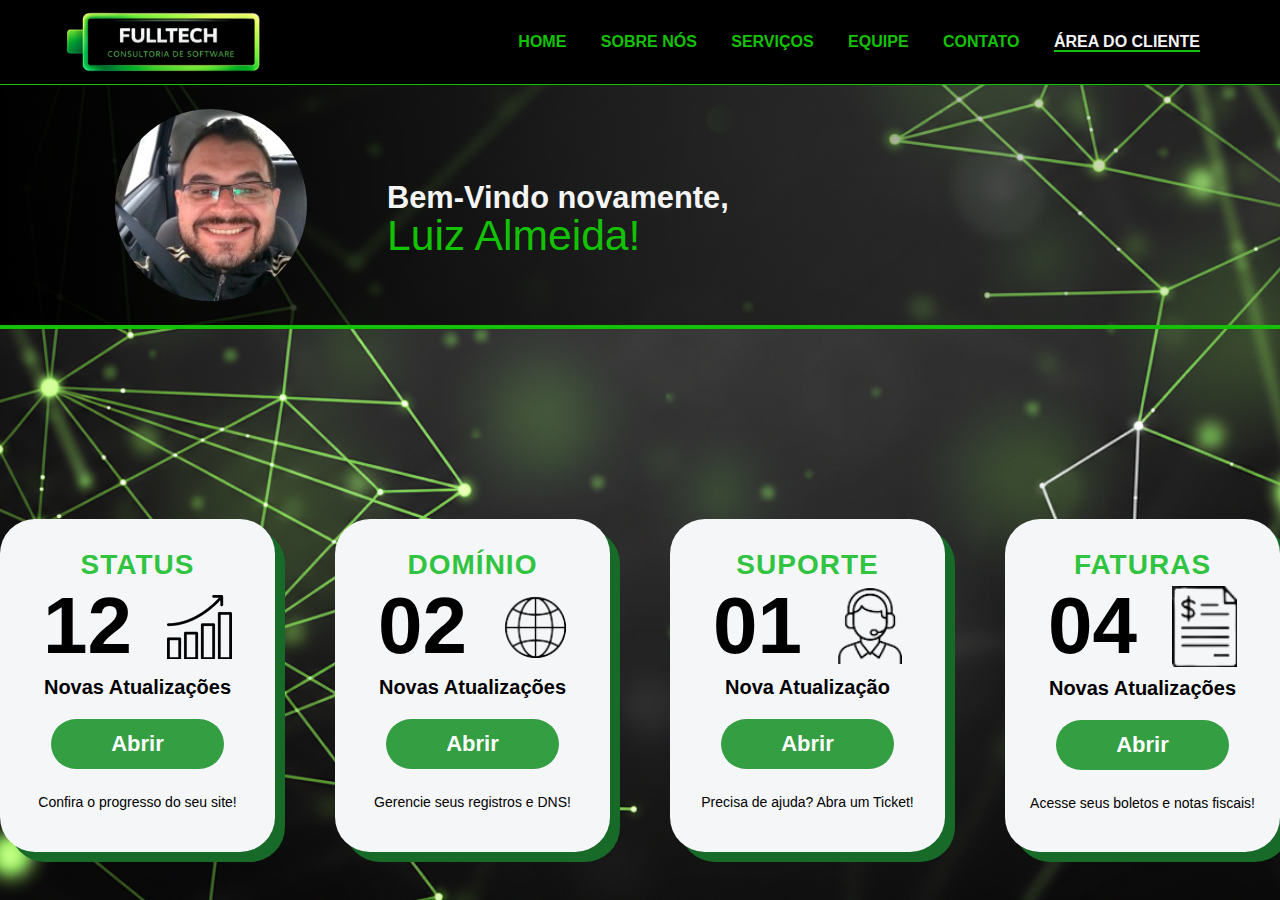
<file: website/paginas/area-cliente/area-cliente.html>
<!DOCTYPE html>
<html lang="pt-br">

<head>
    <meta charset="UTF-8">
    <meta name="viewport" content="width=device-width, initial-scale=1.0">
    <title>Área do Cliente</title>
    <link rel="stylesheet" href="../../estilo/area-cliente.css">
    <link rel="icon" type="image/x-icon" href="../../../imagens/FullTechIcon.png">
</head>

<body>
    <header>
        <img src="../../../imagens/Fulltech_Logo.png" alt="FullTech Logo" class="logo">
        <nav>
            <a href="../../../index.html"><span>Home</span></a>
            <a href="sobre.html"><span>Sobre Nós</span></a>
            <a href="servicos.html"><span>Serviços</span></a>
            <a href="equipe.html"><span>Equipe</spam></a>
            <a href="contato.html"><span>Contato</span></a>
            <a href="area-cliente.html"><span class="selected">Área do Cliente</span></a>
        </nav>
    </header>
    <main>
        <div class="perfil-banner">
            <div class="overlay">
                <div class="perfil-faixa">
                    <div class="perfil-avatar">
                        <img src="../../../imagens/luiz.png" alt="Foto de Perfil">
                    </div>
                    <div class="perfil-name">
                        <h2>Bem-Vindo novamente,</h2>
                        <p>Luiz Almeida!</p>
                    </div>
                </div>
            </div>
        </div>
        <div class="linha-gradiente"></div>
        <div class="grid-opcoes">
            <div class="opcao-card">
                <div class="card-label">STATUS</div>
                <div class="header-main">
                    <div class="number">12</div>
                    <img src="../../../imagens/status.png" alt="Ícone class="icon">
                </div>
                <div class="updates-text">Novas Atualizações</div>
                <button class="action-button" data-tipo="status">Abrir</button>
                <div class="footer-text">Confira o progresso do seu site!</div>
            </div>
            <div class="opcao-card">
                <div class="card-label">DOMÍNIO</div>
                <div class="header-main">
                    <div class="number">02</div>
                    <img src="../../../imagens/dominio.png" alt="Ícone" class="icon">
                </div>
                <div class="updates-text">Novas Atualizações</div>
                <button class="action-button" data-tipo="dominio">Abrir</button>
                <div class="footer-text">Gerencie seus registros e DNS!</div>
            </div>
            <div class="opcao-card">
                <div class="card-label">SUPORTE</div>
                <div class="header-main">
                    <div class="number">01</div>
                    <img src="../../../imagens/suporte.png" alt="Ícone" class="icon">
                </div>
                <div class="updates-text">Nova Atualização</div>
                <button class="action-button" data-tipo="suporte">Abrir</button>
                <div class="footer-text">Precisa de ajuda? Abra um Ticket!</div>
            </div>
            <div class="opcao-card">
                <div class="card-label">FATURAS</div>
                <div class="header-main">
                    <div class="number">04</div>
                    <img src="../../../imagens/doc.png" alt="Ícone" class="icon">
                </div>
                <div class="updates-text">Novas Atualizações</div>
                <button class="action-button" data-tipo="faturas">Abrir</button>
                <div class="footer-text">Acesse seus boletos e notas fiscais!</div>
            </div>
        </div>
    </main>

    <div id="Modal" class="modal">
        <div id="caixaConteudo" class="modal-conteudo">
            <button id="btnFechar" class="fechar">X</button>
            <h2 id="modalTitulo"></h2>
            <p id="modalTexto"></p>
        </div>
    </div>

    <script src="../../scripts/area-cliente.js" defer></script>
</body>

</html>
</file>
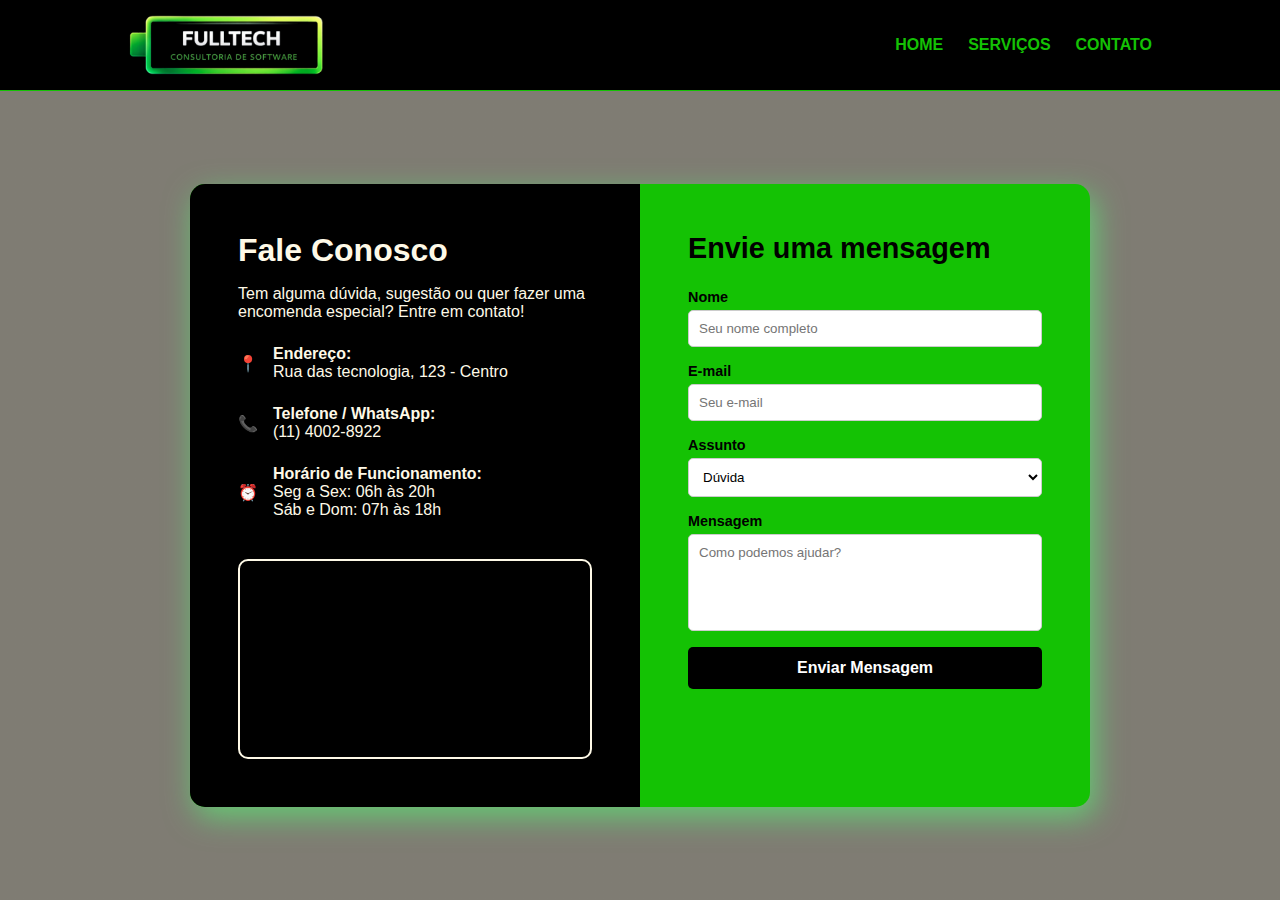
<file: website/paginas/contato/contato.html>
<html lang="pt-br">
<head>
    <meta charset="UTF-8">
    <link rel="stylesheet" href="../../estilo/contato.css">
    <link rel="icon" type="image/x-icon" href="../../../imagens/FullTechIcon.png">
    <title>Contato</title>
</head>
<body>
    <header> 
        <nav>
            <ul class="navbar">
            <div class="logo">
                <img src="../../../imagens/Fulltech_Logo.png" alt="Logo da FullTech" class="logo">
            </div>
                <li><a href="home.html">Home</a></li>
                <li><a href="servicos.html">Serviços</a></li>
                <li><a href="contato.html">Contato</a></li>
            </ul>
        </nav>
    </header>

        <main>
            <div class="container-contato">

                <div class="info-contato">
                    <h2>Fale Conosco</h2>
                    <p style="margin-bottom: 24px;">Tem alguma dúvida, sugestão ou quer fazer uma encomenda especial? Entre
                        em contato!</p>

                    <div class="dados-loja">
                        <div class="item-dado">
                            <span>📍</span>
                            <p><strong>Endereço:</strong><br>Rua das tecnologia, 123 - Centro</p>
                        </div>

                        <div class="item-dado">
                            <span>📞</span>
                            <p><strong>Telefone / WhatsApp:</strong><br>(11) 4002-8922</p>
                        </div>

                        <div class="item-dado">
                            <span>⏰</span>
                            <p><strong>Horário de Funcionamento:</strong><br>Seg a Sex: 06h às 20h<br>Sáb e Dom: 07h às 18h
                            </p>
                        </div>
                    </div>

                    <div class="mapa">
                        <iframe src="https://www.google.com/maps/embed?pb=!1m18!1m12!1m3!1d722441.7148868192!2d-46.87024174915749!3d-23.470183316939018!2m3!1f0!2f0!3f0!3m2!1i1024!2i768!4f13.1!3m3!1m2!1s0x94ce50525cb0bf3d%3A0x8bf524d47bc7cfda!2sFullTech%20Inform%C3%A1tica!5e0!3m2!1spt-BR!2sbr!4v1772564467915!5m2!1spt-BR!2sbr" width="600" height="450" style="border:0;" allowfullscreen="" loading="lazy" referrerpolicy="no-referrer-when-downgrade"></iframe>
                    </div>
                </div>

                <div class="form-contato">
                    <h3>Envie uma mensagem</h3>
                    <form>
                        <div class="grupo-input">
                            <label for="nome">Nome</label>
                            <input type="text" id="nome" placeholder="Seu nome completo">
                        </div>

                        <div class="grupo-input">
                            <label for="email">E-mail</label>
                            <input type="email" id="email" placeholder="Seu e-mail">
                        </div>

                        <div class="grupo-input">
                            <label for="assunto">Assunto</label>
                            <select id="assunto">
                                <option value="duvida">Dúvida</option>
                                <option value="encomenda">Problemas com Site</option>
                                <option value="elogio">Erro com Login</option>
                                <option value="trabalhe">Trabalhe Conosco</option>
                            </select>
                        </div>

                        <div class="grupo-input">
                            <label for="mensagem">Mensagem</label>
                            <textarea id="mensagem" rows="5" placeholder="Como podemos ajudar?"></textarea>
                        </div>

                        <button type="submit" class="btn-enviar">Enviar Mensagem</button>
                    </form>
                </div>

            </div>
        </main>
    </body>
</html>
</file>
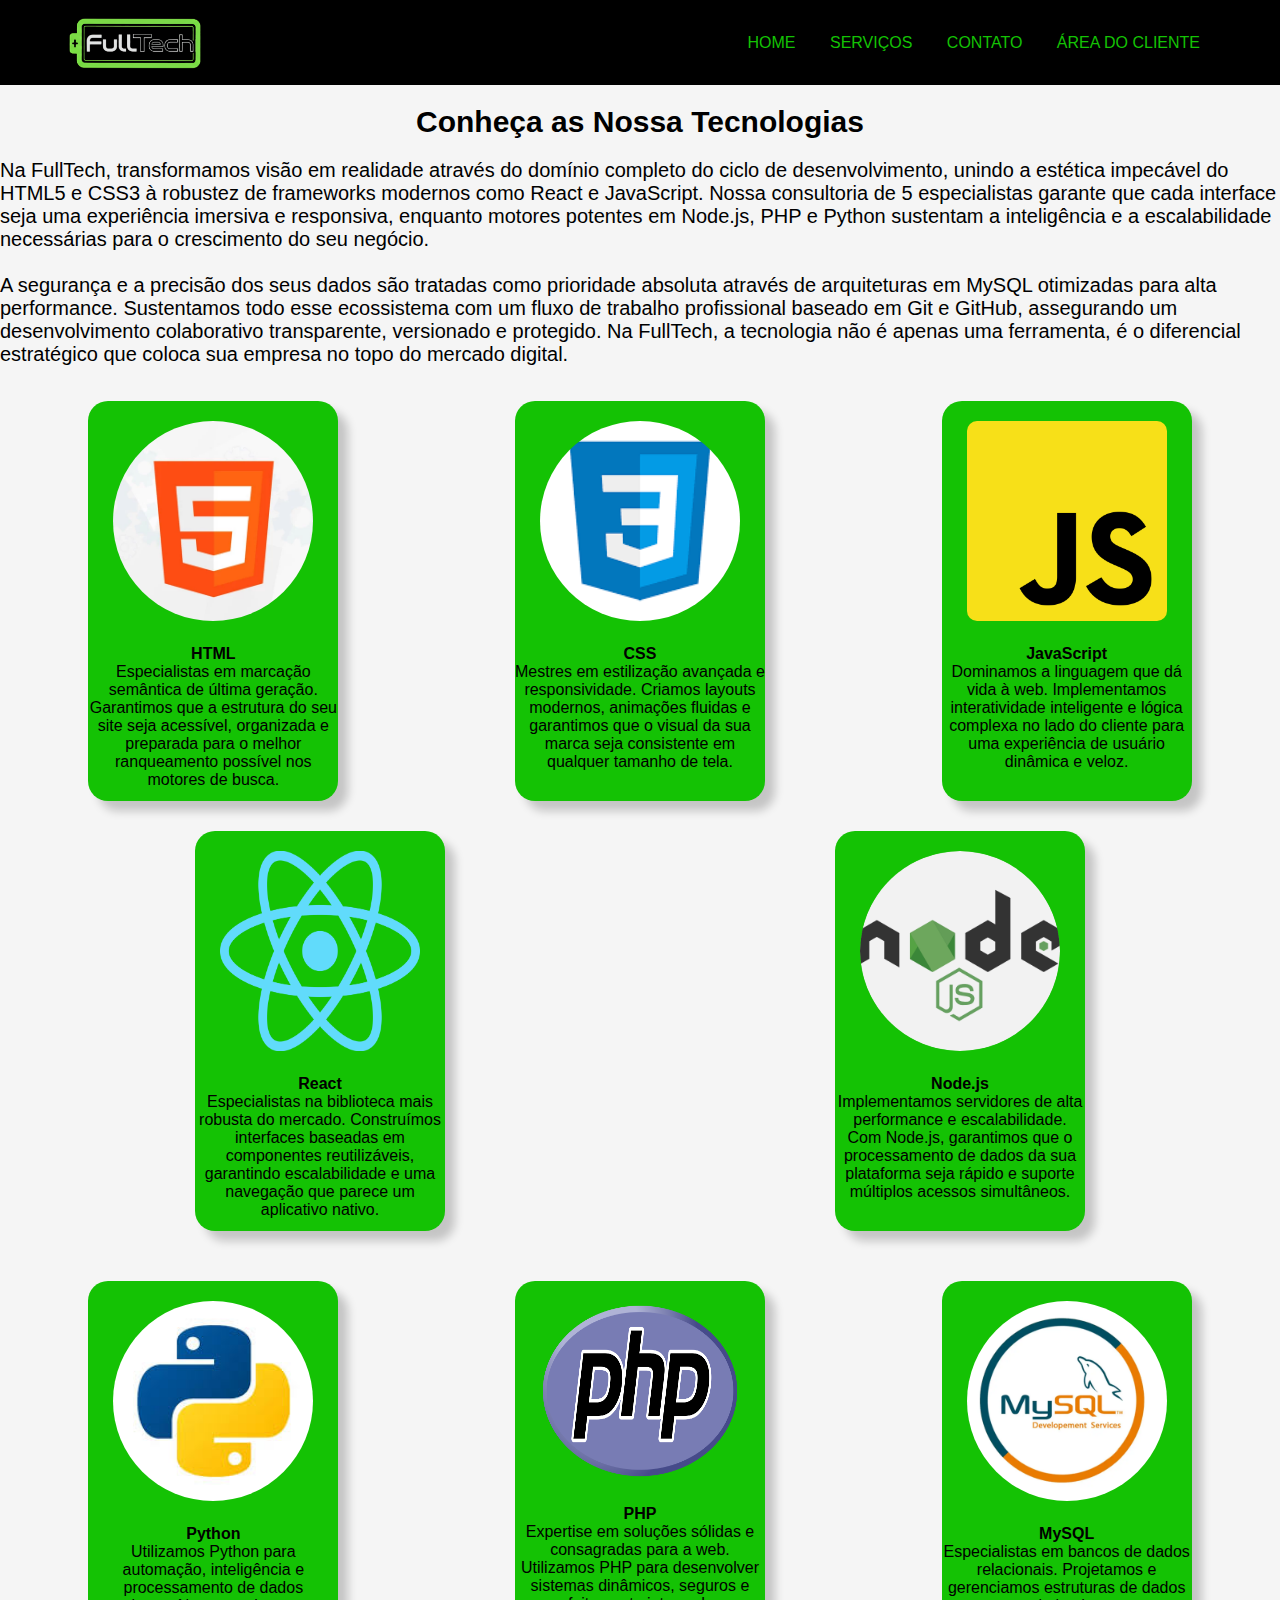
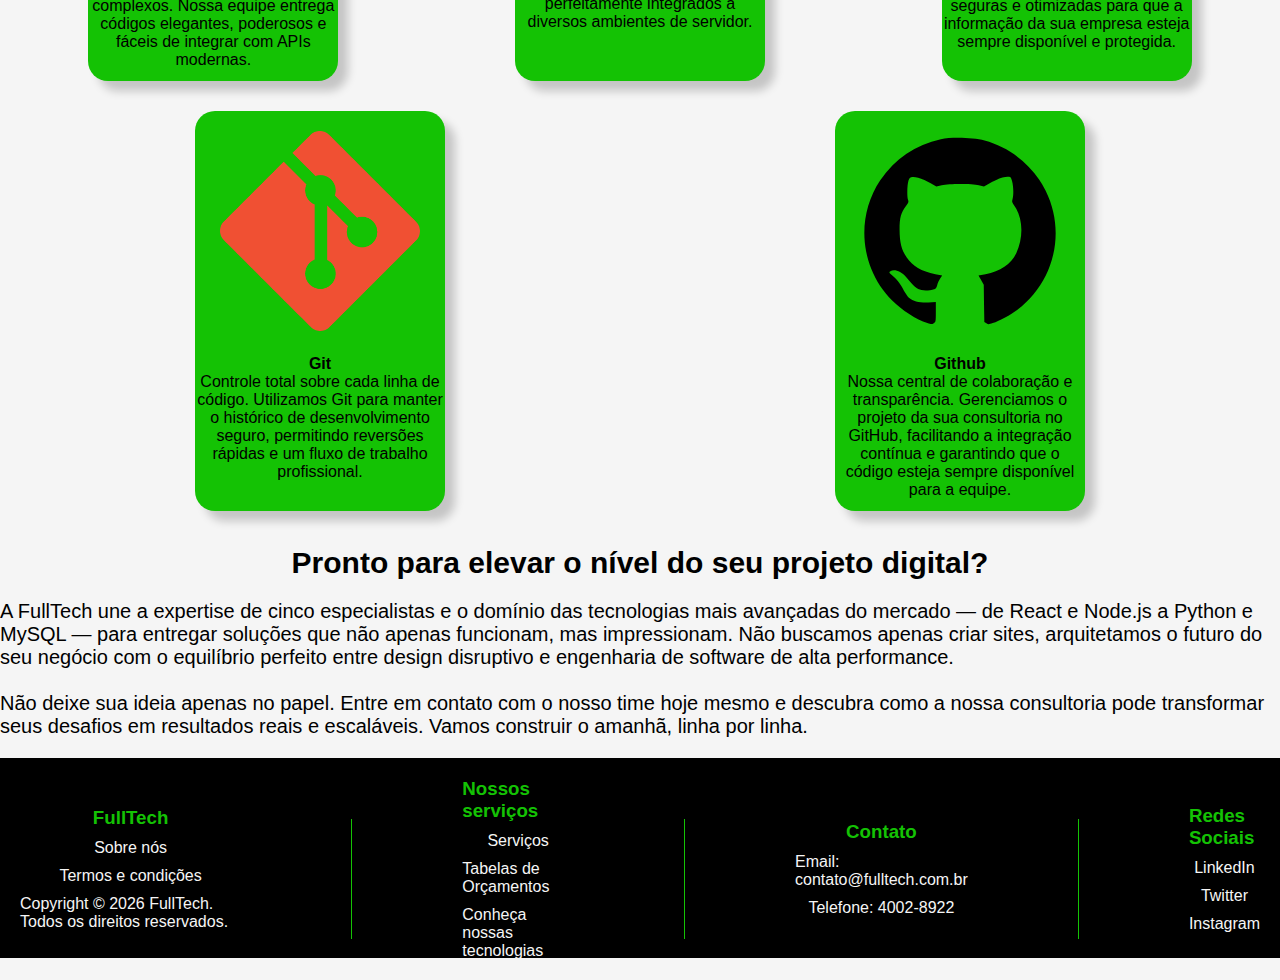
<file: website/paginas/tecnologias/tecnologias.html>
<!DOCTYPE html>
<html lang="pt-BR">
    <head>
        <meta charset="UTF-8">
        <meta name="viewport" content="width=device-width, initial-scale=1.0">
        <link rel="stylesheet" href="../../estilo/tecnologias.css">
        <link rel="icon" type="image/x-icon" href="../../../imagens/FullTechIcon.png">
        <title>Nossas Tecnologias</title>
    </head>
    <body>
        <header>
            <img src="../../../imagens/fulltech-logo.png" alt="FullTech Logo" class="logo">
            <nav>
                <a href="../../../index.html"><span>Home</span></a>
                <a href="../vendas/vendas.html"><span>Serviços</span></a>
                <a href="#"><span>Contato</span></a>
                <a href="../area-cliente/area-cliente.html"><span>Área do Cliente</span></a>
            </nav>
        </header>

        <main>
            <div class="NossasTecTexto">
                <h1>Conheça as Nossa Tecnologias</h1>
                <p>Na FullTech, transformamos visão em realidade através do domínio completo do ciclo de desenvolvimento, unindo a estética impecável do HTML5 e CSS3 à robustez de frameworks modernos como React e JavaScript. Nossa consultoria de 5 especialistas garante que cada interface seja uma experiência imersiva e responsiva, enquanto motores potentes em Node.js, PHP e Python sustentam a inteligência e a escalabilidade necessárias para o crescimento do seu negócio.</p>
                <br>
                <p>A segurança e a precisão dos seus dados são tratadas como prioridade absoluta através de arquiteturas em MySQL otimizadas para alta performance. Sustentamos todo esse ecossistema com um fluxo de trabalho profissional baseado em Git e GitHub, assegurando um desenvolvimento colaborativo transparente, versionado e protegido. Na FullTech, a tecnologia não é apenas uma ferramenta, é o diferencial estratégico que coloca sua empresa no topo do mercado digital.</p>
            </div>

            <div class="cardsTecnologias">
                <div class="separacaoCards">
                    <article class="cardIndividual">
                        <img src="../../../imagens/HTML.webp" style="object-fit: cover">
                        <p><b>HTML</b></p>
                        <p>Especialistas em marcação semântica de última geração. Garantimos que a estrutura do seu site seja acessível, organizada e preparada para o melhor ranqueamento possível nos motores de busca.</p>
                    </article>

                    <article class="cardIndividual">
                        <img src="../../../imagens/CSS.png" style="object-fit: cover">
                        <p><b>CSS</b></p>
                        <p>Mestres em estilização avançada e responsividade. Criamos layouts modernos, animações fluidas e garantimos que o visual da sua marca seja consistente em qualquer tamanho de tela.</p>
                    </article>

                    <article class="cardIndividual">
                        <img src="../../../imagens/JavaScript.png" style="border-radius: 10px;">
                        <p><b>JavaScript</b></p>
                        <p>Dominamos a linguagem que dá vida à web. Implementamos interatividade inteligente e lógica complexa no lado do cliente para uma experiência de usuário dinâmica e veloz.</p>
                    </article>

                    <article class="cardIndividual">
                        <img src="../../../imagens/React.png" style="border-radius: 40px;">
                        <p><b>React</b></p>
                        <p>Especialistas na biblioteca mais robusta do mercado. Construímos interfaces baseadas em componentes reutilizáveis, garantindo escalabilidade e uma navegação que parece um aplicativo nativo.</p>
                    </article>

                    <article class="cardIndividual">
                        <img src="../../../imagens/nodejs.png">
                        <p><b>Node.js</b></p>
                        <p>Implementamos servidores de alta performance e escalabilidade. Com Node.js, garantimos que o processamento de dados da sua plataforma seja rápido e suporte múltiplos acessos simultâneos.</p>
                    </article>
                </div>

                <div class="separacaoCards">
                    <article class="cardIndividual">
                        <img src="../../../imagens/Python.jfif" style="object-fit: cover">
                        <p><b>Python</b></p>
                        <p>Utilizamos Python para automação, inteligência e processamento de dados complexos. Nossa equipe entrega códigos elegantes, poderosos e fáceis de integrar com APIs modernas. </p>
                    </article>

                    <article class="cardIndividual">
                        <img src="../../../imagens/PHP.png" style="height: 180px;">
                        <p><b>PHP</b></p>
                        <p>Expertise em soluções sólidas e consagradas para a web. Utilizamos PHP para desenvolver sistemas dinâmicos, seguros e perfeitamente integrados a diversos ambientes de servidor.</p>
                    </article>

                    <article class="cardIndividual">
                        <img src="../../../imagens/MySQL.webp" style="object-fit: cover">
                        <p><b>MySQL</b></p>
                        <p>Especialistas em bancos de dados relacionais. Projetamos e gerenciamos estruturas de dados seguras e otimizadas para que a informação da sua empresa esteja sempre disponível e protegida.</p>
                    </article>

                    <article class="cardIndividual">
                        <img src="../../../imagens/git.png">
                        <p><b>Git</b></p>
                        <p>Controle total sobre cada linha de código. Utilizamos Git para manter o histórico de desenvolvimento seguro, permitindo reversões rápidas e um fluxo de trabalho profissional.</p>
                    </article>
                    
                    <article class="cardIndividual">
                        <img src="../../../imagens/github.svg">
                        <p><b>Github</b></p>
                        <p>Nossa central de colaboração e transparência. Gerenciamos o projeto da sua consultoria no GitHub, facilitando a integração contínua e garantindo que o código esteja sempre disponível para a equipe.</p>
                    </article>  
                </div>              
            </div>

            <div class="NossasTecTexto">
                <h1>Pronto para elevar o nível do seu projeto digital?</h1>
                <p>A FullTech une a expertise de cinco especialistas e o domínio das tecnologias mais avançadas do mercado — de React e Node.js a Python e MySQL — para entregar soluções que não apenas funcionam, mas impressionam. Não buscamos apenas criar sites, arquitetamos o futuro do seu negócio com o equilíbrio perfeito entre design disruptivo e engenharia de software de alta performance.</p>
                <br>
                <p>Não deixe sua ideia apenas no papel. Entre em contato com o nosso time hoje mesmo e descubra como a nossa consultoria pode transformar seus desafios em resultados reais e escaláveis. Vamos construir o amanhã, linha por linha.</p>
            </div>
        </main>

        <footer>
            <div class="barraInferior">
                <div class="parteFooter">
                    <h3>FullTech</h3>
                    <a href="#">Sobre nós</a>
                    <a href="#">Termos e condições</a>
                    <p>Copyright © 2026 FullTech. Todos os direitos reservados.</p>
                </div>

                <div class="linhaFooter"></div>

                <div class="parteFooter">
                    <h3>Nossos serviços</h3>
                    <a href="#">Serviços</a>
                    <a href="#">Tabelas de Orçamentos</a>
                    <a href="./tecnologias.html">Conheça nossas tecnologias</a>
                </div>

                <div class="linhaFooter"></div>

                <div class="parteFooter">
                    <h3>Contato</h3>
                    <p>Email: contato@fulltech.com.br</p>
                    <p>Telefone: 4002-8922</p>
                </div>

                <div class="linhaFooter"></div>
                
                <div class="parteFooter">
                    <h3>Redes Sociais</h3>
                    <a href="#">LinkedIn</a>
                    <a href="#">Twitter</a>
                    <a href="#">Instagram</a>
                </div>
            </div>
        </footer>
    </body>
</html>
</file>
<file: website/estilo/area-cliente.css>
* {
    margin: 0;
    padding: 0;
    box-sizing: border-box;
}

body {
    background-color: #f5f5f5;
    display: flex;
    flex-direction: column;
    background-image: url("../../imagens/fundo.png");
    background-size: cover;
    background-position: center;
    background-repeat: no-repeat;
    background-attachment: fixed;
}

header {
    background-color: rgb(0, 0, 0);
    color: white;
    text-align: center;
    font-family: Arial, Helvetica, sans-serif;
    width: auto;
    height: 85px;
    display: flex;
    align-items: center;
    text-transform: uppercase;
    justify-content: space-between;
    padding-left: 65px;
    padding-right: 65px;
    font-weight: 600;
    border-bottom: 1px solid #14c204;
}

header img {
    height: 60px;
    width: auto;
    display: block;
    transition: transform 0.3s ease;
}

header img:hover {
    transform: scale(1.02);
}

nav a {
    padding: 0px 15px;
    text-decoration: none;
}

nav a span {
    color: #14C204;
    text-transform: uppercase;
    font-size: 16px;
    transition: color 0.2s ease;
}

nav span:hover {
    color: #f5f5f5;
    border-bottom: 2px solid #14c204;
}

.selected {
    color: #f5f5f5;
    border-bottom: 2px solid #14C204;
}

/* Faixa de perfil */

.perfil-faixa {
    display: flex;
    height: 260px;
    display: flex;
    justify-content: left;
    align-items: center;
    padding-left: 65px;
}

.perfil-banner {
    width: 100%;
    height: 240px;
    ;
    background-size: cover;
    background-position: center;
    position: relative;
    display: flex;
    align-items: center;
}

.overlay {
    background: linear-gradient(to right, rgb(0, 0, 0), transparent);
    width: 100%;
    height: 100%;
    display: flex;
    align-items: center;
    padding-left: 50px;
}

.perfil-avatar {
    width: 192px;
    height: 192px;
    border-radius: 50%;
    overflow: hidden;
}

.perfil-avatar img {
    width: 100%;
    height: 100%;
    object-fit: cover;
}

.perfil-name {
    margin-left: 80px;
    margin-top: 30px;
    font-size: 24px;
    font-family: 'Open Sans', sans-serif;
}

.perfil-name h2 {
    margin: 0;
    color: #f5f5f5;
    font-size: 30.8px;
}

.perfil-name p {
    margin-top: -5px;
    color: #14C204;
    font-size: 42.6px;
}

.linha-gradiente {
    height: 4px;
    border: none;
    background-color: #14C204;
    margin: auto;
}

.linha-gradiente2 {
    height: 2px;
    border: none;
    background-color: #14C204;
    margin: auto;
}

/* Opções */

.grid-opcoes {
    display: flex;
    justify-content: center;
    gap: 60px;
    margin-bottom: 2rem;
    margin-top: 190px;
}

.opcao-card {
    background-color: #f5f6f8;
    border-radius: 35px;
    padding: 30px 20px;
    display: flex;
    flex-direction: column;
    align-items: center;
    font-family: 'Open Sans', sans-serif;
    box-shadow: 10px 10px 0px #186a29;
    transition: transform 0.2s ease, box-shadow 0.2s ease;
    display: flex;
    flex-direction: column;
    height: 333px;
    width: 298px;
}

.opcao-card:hover {
    transform: scale(1.05);
    outline: none;
    box-shadow: 0 0 20px #14C204;
}

/* Conteúdo dos cards */

.card-label {
    color: #31c441;
    font-size: 28px;
    font-weight: 800;
    letter-spacing: 1px;
    margin-bottom: 5px;
}

.header-main {
    display: flex;
    justify-content: center;
    align-items: center;
    gap: 15px;
    margin-bottom: 10px;
}


.number {
    font-size: 80px;
    font-weight: 900;
    color: #000;
    line-height: 1;
    margin-right: 20px;
}

.icon {
    width: 65px;
    height: auto;
}

.updates-text {
    font-size: 20px;
    font-weight: 700;
    color: #000;
    margin-bottom: 20px;
}

.action-button {
    background-color: #349e43;
    color: #ffffff;
    text-decoration: none;
    font-size: 22px;
    font-weight: 600;
    border: none;
    padding: 12px 60px;
    border-radius: 50px;
    margin-bottom: 25px;
    transition: background-color 0.2s ease;
}

.action-button:hover {
    background-color: #277e34;
}

.footer-text {
    font-size: 14px;
    color: #000;
}

/* Modal */

.modal {
    display: none;
    position: fixed;
    inset: 0;
    background: rgba(0, 0, 0, 0.65);
    backdrop-filter: blur(4px);
    justify-content: center;
    align-items: center;
    z-index: 999;
}

.modal-conteudo {
    background: #ffffff;
    width: 550px;
    max-width: 90%;
    padding: 60px;
    border-radius: 20px;
    position: relative;
    box-shadow: 0 20px 40px rgba(0, 0, 0, 0.3);
    animation: aparecer 0.25s ease;
    font-family: 'Open Sans', sans-serif;
}

.modal-conteudo h2 {
    margin-bottom: 15px;
    color: #14C204;
    font-size: 28px;
    text-align: center;
    margin-bottom: 30px;
}

.modal-conteudo p {
    font-size: 18px;
    color: #333;
}

.fechar {
    position: absolute;
    top: 15px;
    right: 20px;
    border: none;
    background: none;
    font-size: 22px;
    font-weight: bold;
    cursor: pointer;
    color: #333;
}

.fechar:hover {
    color: #14C204;
}

/* Conteúdo das Faturas */

.modal-botoes {
    display: flex;
    gap: 12px;
    justify-content: center;
    margin-top: 20px;
}

.btn-modal {
    display: inline-flex;
    align-items: center;
    padding: 10px 22px;
    border-radius: 50px;
    font-family: 'Open Sans', sans-serif;
    font-weight: 600;
    font-size: 15px;
    cursor: pointer;
    transition: 0.2s;
    text-decoration: none;
    border: none;
}

.btn-pdf {
    background: transparent;
    border: 1.5px solid #349e43;
    color: #349e43;
}

.icon-download {
    width: 12px;
    height: 12px;
    border-bottom: 2px solid #349e43;
    position: relative;
    margin-right: 10px;
    display: inline-block;
}

.icon-download::before {
    content: '';
    position: absolute;
    top: -2px;
    left: 5px;
    width: 2px;
    height: 8px;
    background: #349e43;
}

.icon-download::after {
    content: '';
    position: absolute;
    top: 3px;
    left: 2px;
    width: 5px;
    height: 5px;
    border-bottom: 2px solid #349e43;
    border-right: 2px solid #349e43;
    transform: rotate(45deg);
}

.btn-pix {
    background-color: #349e43;
    color: white;
}

.btn-modal:hover {
    opacity: 0.8;
    transform: scale(1.05);
}

.fatura-card {
    background: #ffffff;
    display: flex;
    align-items: center;
    padding: 15px 25px;
    margin-bottom: 15px;
    border-radius: 20px;
    box-shadow: 0 4px 8px rgba(73, 72, 72, 0.945);
    font-family: sans-serif;
    transition: transform 0.3s ease, box-shadow 0.2s ease;
}

.fatura-info {
    flex: 2;
}

.fatura-name {
    display: block;
    font-size: 1.1rem;
    font-weight: bold;
    color: #333;
}

.fatura-date {
    font-size: 0.9rem;
    color: #777;
}

.fatura-value {
    flex: 1;
    font-size: 1.3rem;
    font-weight: 900;
    text-align: right;
    margin-right: 20px;
}

.fatura-badge {
    width: 110px;
    padding: 8px 0;
    border-radius: 50px;
    text-align: center;
    color: rgb(233, 220, 220);
    font-weight: bold;
    font-size: 0.8rem;
    transition: transform 0.3s ease, box-shadow 0.2s ease;
}

.fatura-card:hover {
    transform: scale(1.05);
}

.fatura-badge:hover {
    transform: scale(1.05);
    box-shadow: 0 4px 8px rgba(73, 72, 72, 0.945);
}

.pendente {
    background-color: #800000;
}

.pago {
    background-color: #008000;
}

/*Conteúdo do Suporte */

.ticket-card {
    background: #fff;
    border: 1px solid #e0e0e0;
    border-radius: 12px;
    padding: 16px;
    max-width: 350px;
    box-shadow: 0 4px 8px rgba(44, 44, 44, 0.945);
    font-family: sans-serif;
    line-height: 1.5;
    transition: transform 0.3s ease, box-shadow 0.2s ease;
}

.ticket-header {
    display: flex;
    justify-content: space-between;
    align-items: center;
    margin-bottom: 12px;
}

.ticket-id {
    color: #666;
    font-weight: bold;
    font-size: 0.85rem;
}

.status-badge {
    padding: 4px 10px;
    border-radius: 20px;
    font-size: 0.75rem;
    font-weight: bold;
}

.open {
    background: #333;
    color: #f5f5f5;
}

.pending {
    background: #fff3e0;
    color: #f57c00;
}

.ticket-title {
    margin: 0 0 8px 0;
    font-size: 1.1rem;
    color: #333;
}

.ticket-update {
    font-size: 0.8rem;
    color: #888;
    margin-bottom: 16px;
}

.btn-view {
    width: 100%;
    padding: 10px;
    border: none;
    background: #14C204;
    color: #f5f5f5;
    font-size: 18px;
    border-radius: 8px;
    cursor: pointer;
    font-weight: 800;
    transition: 0.2s ease;
}

.btn-view:hover {
    background: #349e43;
    transform: scale(1.025);
}

.ticket-card:hover {
    transform: scale(1.05);
}

/*Centraliza os conteudos dentro do modal*/

.center {
    display: flex;
    justify-content: center;
    flex-wrap: wrap;
}


@keyframes aparecer {
    from {
        transform: translateY(-20px);
        opacity: 0;
    }

    to {
        transform: translateY(0);
        opacity: 1;
    }
}
</file>
<file: website/estilo/contato.css>
* {
        margin: 0;
        padding: 0;
        box-sizing: border-box;
        font-family: 'Segoe UI', Tahoma, Geneva, Verdana, sans-serif;
    }

    body {
        background-color: #FEF9E7;
        display: flex;
        flex-direction: column;
        min-height: 100vh;
        background-image:linear-gradient(rgba(0, 0, 0, 0.5), rgba(0, 0, 0, 0.5)), url("https://img.freepik.com/vetores-gratis/tecnologia-abstrata-fundo-verde_1035-17926.jpg");
        background-size: cover;
        background-position: center center;
        background-repeat: no-repeat;
        background-attachment: fixed; 
    }

    .navbar {
        display: flex;
        align-items: center;
        background-color: #000000;
        padding: 15px 10%;
        list-style: none;
        border-bottom: 1px solid #14c204;
    }

    .logo img {
        height: 60px;
        width: auto;
        display: block;
        transition: transform 0.3s ease;
    }

    .logo img:hover {
        transform: scale(1.02);
    }

    .navbar a {
        text-decoration: none;
        font-family: Arial, Helvetica, sans-serif;
        color: #14c204;
        font-weight: 600;
        text-transform: uppercase;
        font-size: 16px;
        transition: color 0.2s ease;
    }

    .navbar a:hover {
        color: #165204;
        border-bottom: 2px solid #05350d;
    }

    .navbar li {
        margin-left: 25px;
    }

    .navbar li:first-of-type {
        margin-left: auto;
    }

    main {
        flex: 1;
        display: flex;  
        justify-content: center;
        align-items: center;
        padding: 2rem;
    }

    .container-contato {
        background-color: #14c204;
        width: 100%;
        max-width: 900px; 
        border-radius: 15px;
        box-shadow: 5px 10px 30px rgba(91, 236, 115, 0.7);
        overflow: hidden; 
        display: grid;
        grid-template-columns: 1fr 1fr; 
    }

    .info-contato {
        background-color: #000000; 
        color: #FEF9E7; 
        padding: 3rem;
        display: flex;
        flex-direction: column;
        justify-content: center;
    }

    .info-contato h2 {
        font-size: 2rem;
        margin-bottom: 1rem;
    }

    .item-dado {
        display: flex;
        align-items: center;
        margin-bottom: 1.5rem;
        gap: 15px;
    }

    .icone {
        width: 20px;       
        height: auto;      
        vertical-align: middle; 
        margin-right: 10px; 
        -webkit-user-select: none;  
        user-select: none;
    }

    .mapa {
        width: 100%;
        height: 200px;
        border-radius: 10px;
        overflow: hidden; 
        border: 2px solid ;
        margin-top: 1rem;
        box-shadow: 0 4px 10px rgba(0,0,0,0.2); 
    }

    .mapa iframe {
        display: block; 
        width: 100%;
        height: 100%;
    }

    .form-contato {
        padding: 3rem;
    }

    .form-contato h3 {
        color: #000000;
        font-size: 1.8rem;
        font-family:'Gill Sans', 'Gill Sans MT', Calibri, 'Trebuchet MS', sans-serif;
        margin-bottom: 1.5rem;
    }

    .grupo-input {
        display: flex;
        flex-direction: column;
        margin-bottom: 1rem;
    }

    .grupo-input label {
        font-weight: bold;
        color: #000000;
        margin-bottom: 5px;
        font-size: 0.9rem;
    }

    .grupo-input input,
    .grupo-input select,
    .grupo-input textarea {
        padding: 10px;
        border: 1px solid #ccc;
        border-radius: 5px;
        font-family: inherit;
        background-color: #fff;
        resize: none;
    }

    .grupo-input input:focus,
    .grupo-input textarea:focus {
        outline: none;
        border-color: #000000; 
        box-shadow: 0 0 5px #f5f5f5;
    }

    .btn-enviar {
        width: 100%;
        padding: 12px;
        background-color: #000000; 
        color: white;
        border: none;
        border-radius: 5px;
        font-weight: bold;
        cursor: pointer;
        transition: 0.3s;
        font-size: 1rem;
    }

    .btn-enviar:hover {
        background-color: #222422; 
    }
</file>
<file: website/estilo/tecnologias.css>
* {
    margin: 0;
    padding: 0;
    box-sizing: border-box;
}

body{
    background-color: #f5f5f5;
    font-family: sans-serif;
}

header {
    background-color: rgb(0, 0, 0);
    color: white;
    text-align: center;
    font-family: 'Gill Sans', 'Gill Sans MT', Calibri, 'Trebuchet MS', sans-serif;
    width: auto;
    height: 85px;
    display: flex;
    align-items: center;
    justify-content: space-between;
    padding-left: 65px;
    padding-right: 65px;
}

header img {
    height: 60px;
    width: auto;
    display: block;
    transition: transform 0.3s ease;
}

header img:hover {
    transform: scale(1.02);
}

nav a {
    padding: 0px 15px;
    text-decoration: none;
}

nav a span {
    color: #14C204;
    text-transform: uppercase;
    font-size: 16px;
    transition: color 0.2s ease;
}

nav span:hover {
    color: #f5f5f5;
    border-bottom: 2px solid #14c204;
}
.cardTecnologias{
    display: flex;
    justify-content: space-around;
    align-items: center;
    flex-direction: column;
}

.cardIndividual{
    background-color: #14c204;
    width: 250px;
    height: 400px;
    border-radius: 20px;
    text-align: center ;
    margin-top: 15px;
    margin-left: 50px;
    margin-right: 50px;
    margin-bottom: 15px;
    box-shadow: 10px 10px 10px rgb(0, 0, 0, 0.2);
    transition: transform 0.3s ease, box-shadow 0.3s ease;
    justify-content: center;
}

.cardIndividual:hover{
    transform: scale(1.05);
}

.cardIndividual img{
    width: 200px;
    height: 200px;  
    margin: 20px;
    border-radius: 100px;
}

.separacaoCards{
    display: flex;
    justify-content: space-around;
    align-items: center;
    flex-direction: row;
    flex-wrap: wrap;
    margin-top: 20px;
}
.NossasTecTexto{
    color: black;
    font-size: 20px;
    margin-bottom: 20px;
}

.NossasTecTexto h1{
    font-size: 30px;
    margin-top: 20px;
    margin-bottom: 20px;
    text-align: center;
}   

footer{
    background-color: black;
    height: 200px;
    color: #f5f5f5;
}

.linhaFooter{
    width: 2px;
    height: 120px;
    background-color: #14c204;
    margin-left: 100px;
    margin-right: 100px;
    margin-top: 20px;
}

.barraInferior{
    display: flex;
    align-items: center;
    justify-content: center;
    gap: 10px;
    padding: 20px;
}

.parteFooter{
    display: flex;
    flex-direction: column;
    align-items: center;
    justify-content: center;
    gap: 10px;
}

.parteFooter h3{
    color: #14c204;
}

.parteFooter a{
    color: #f5f5f5;
    text-decoration: none;
}
</file>
